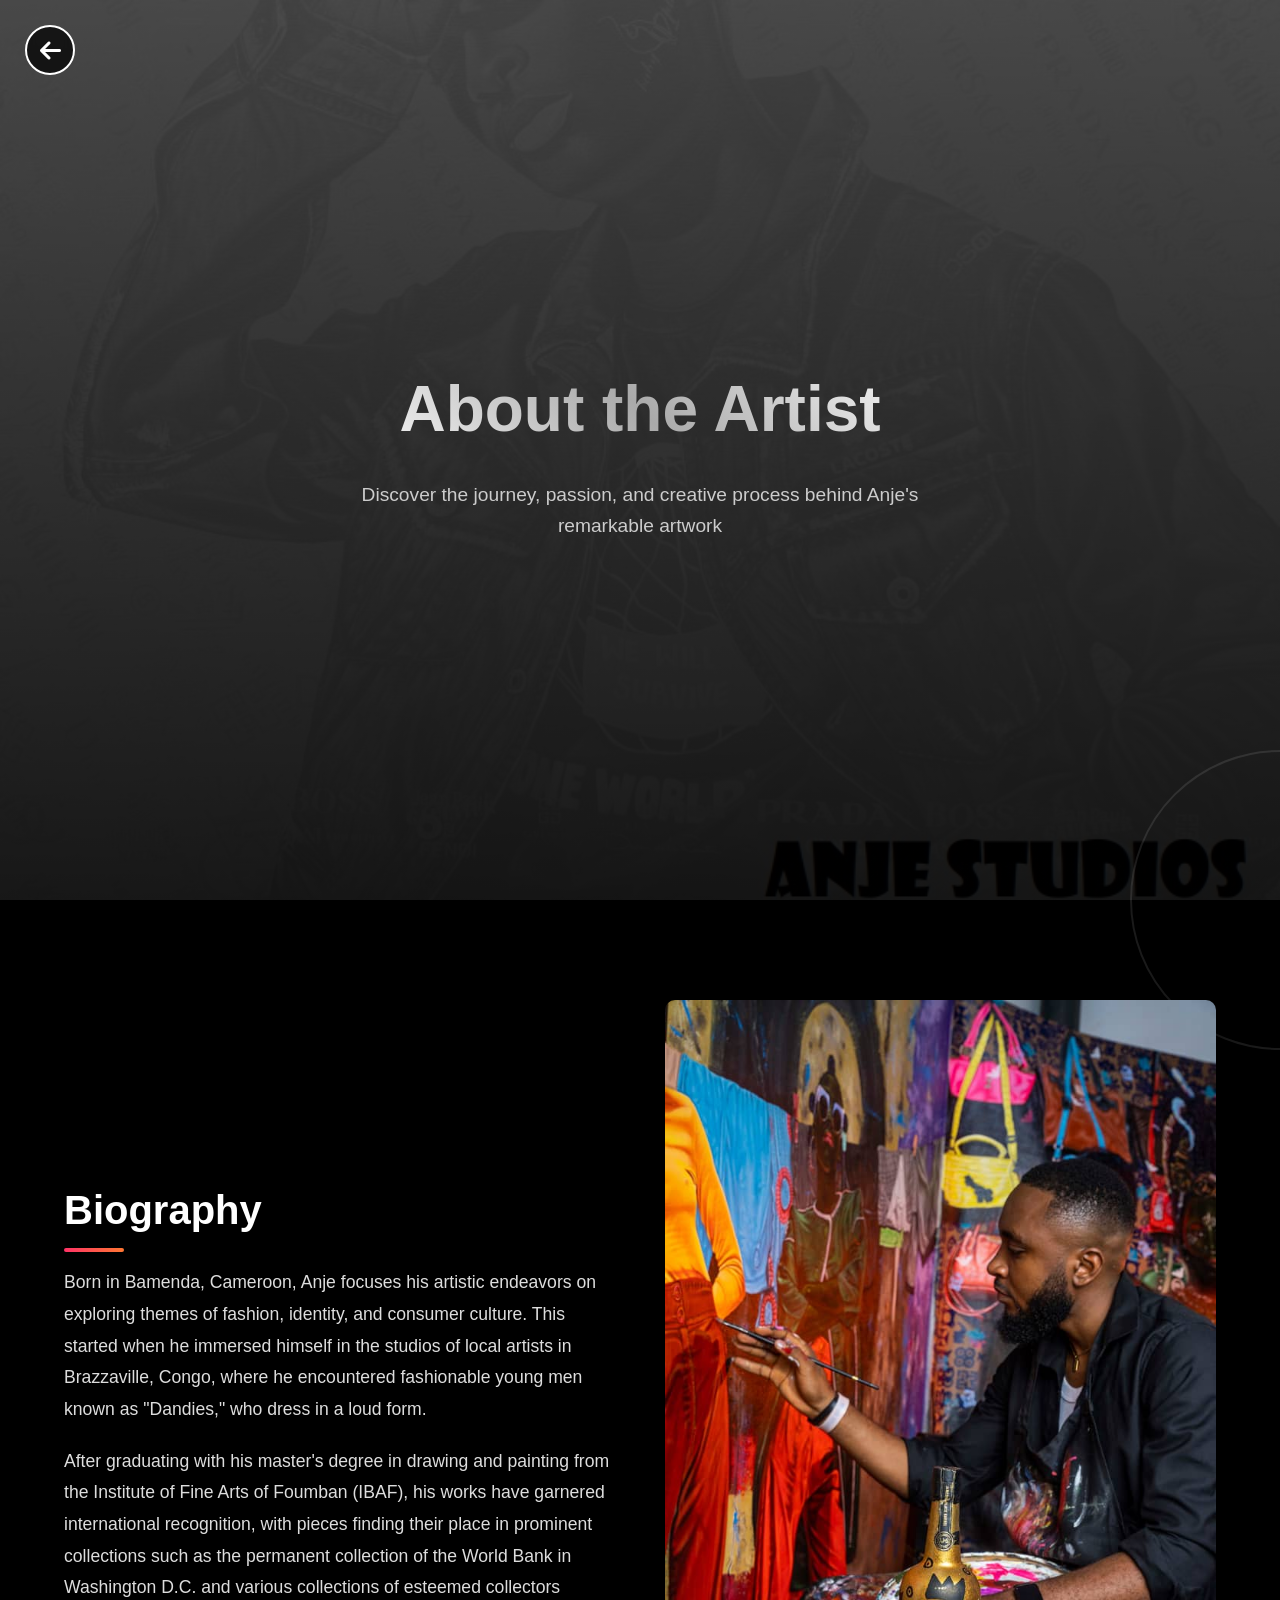
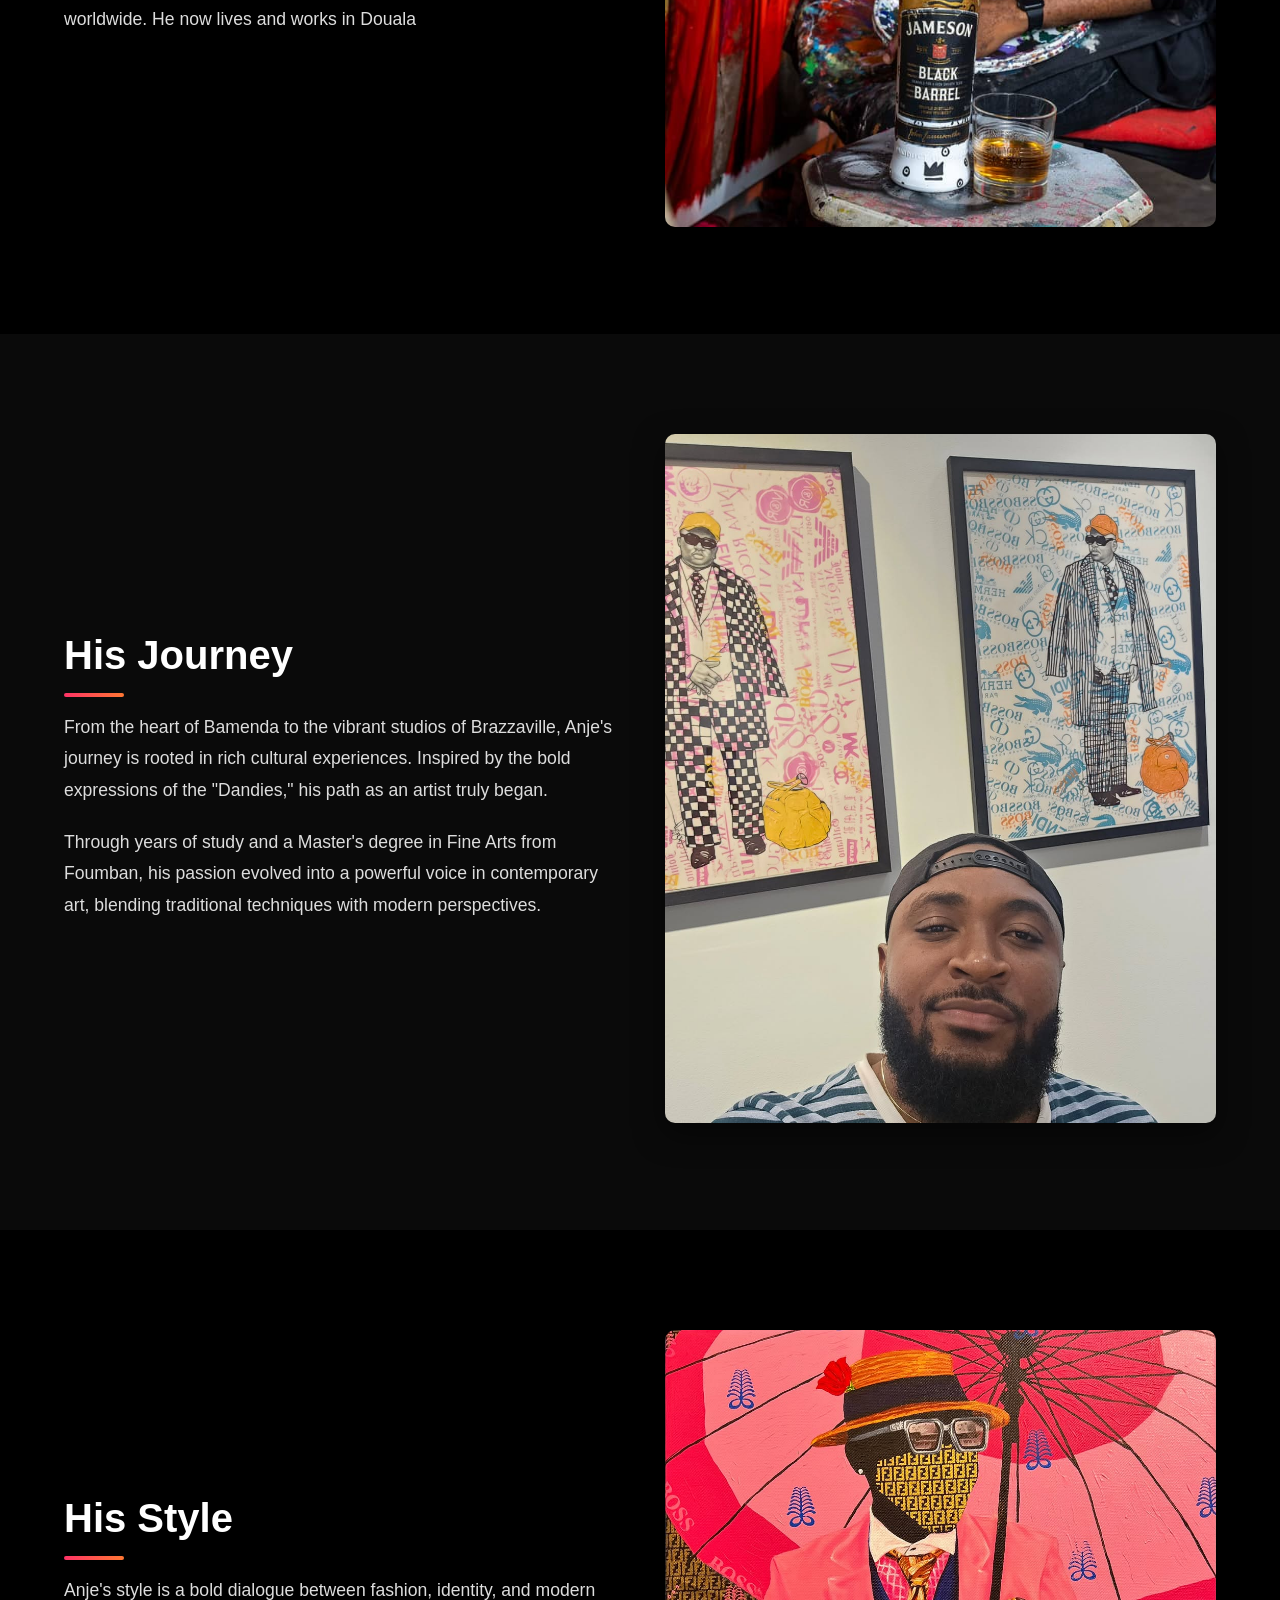
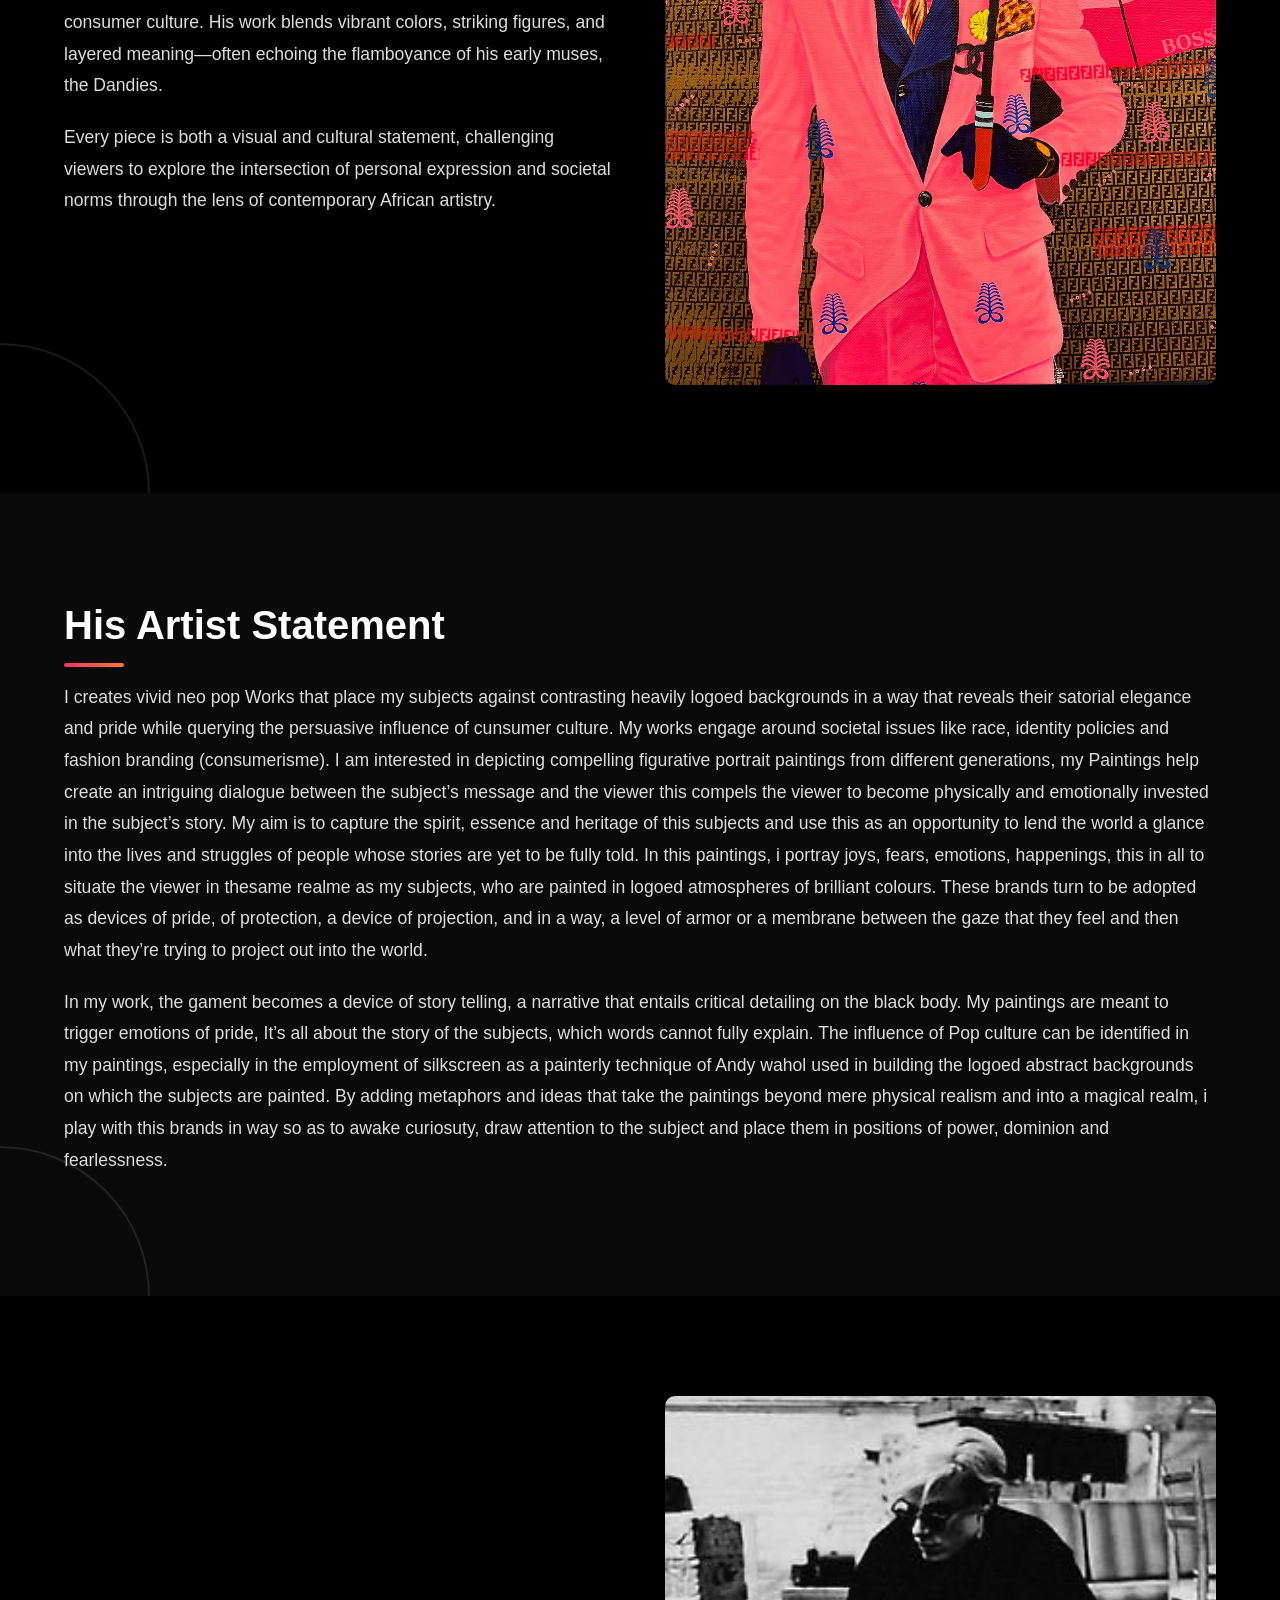
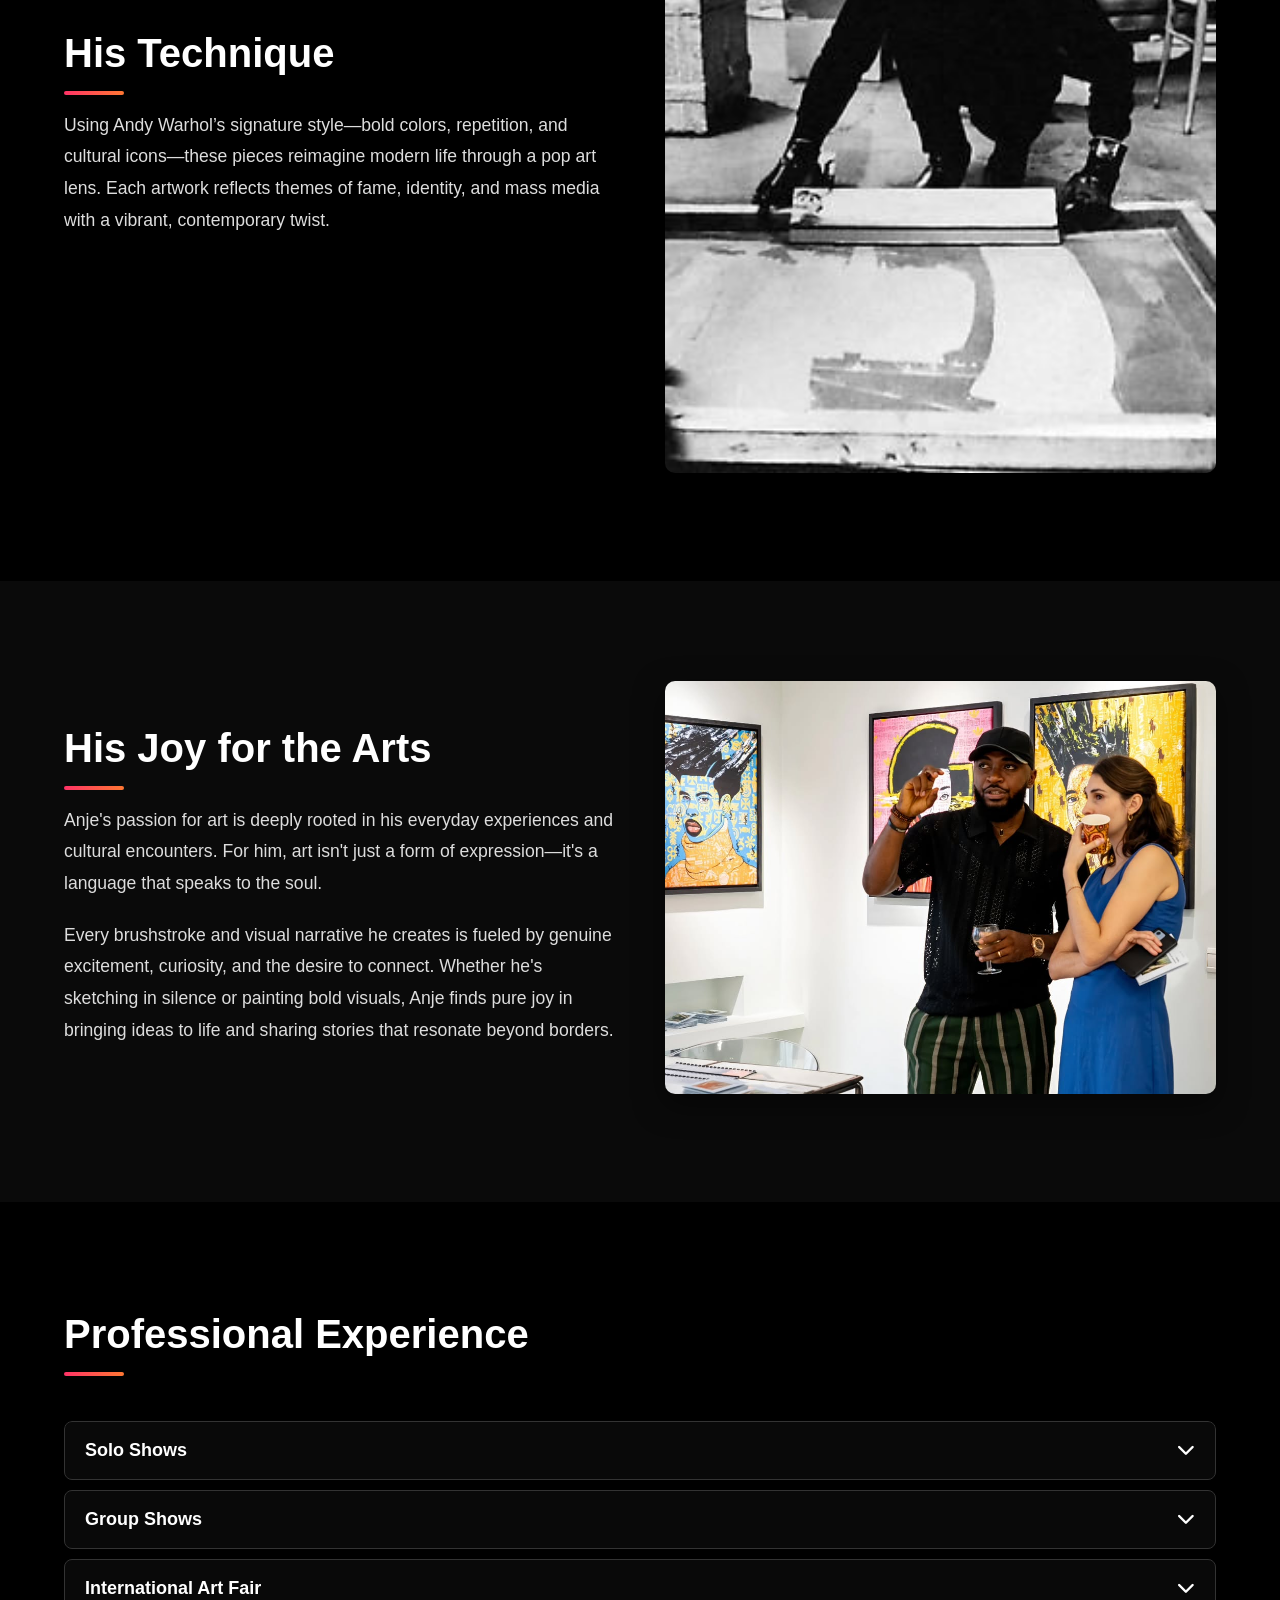
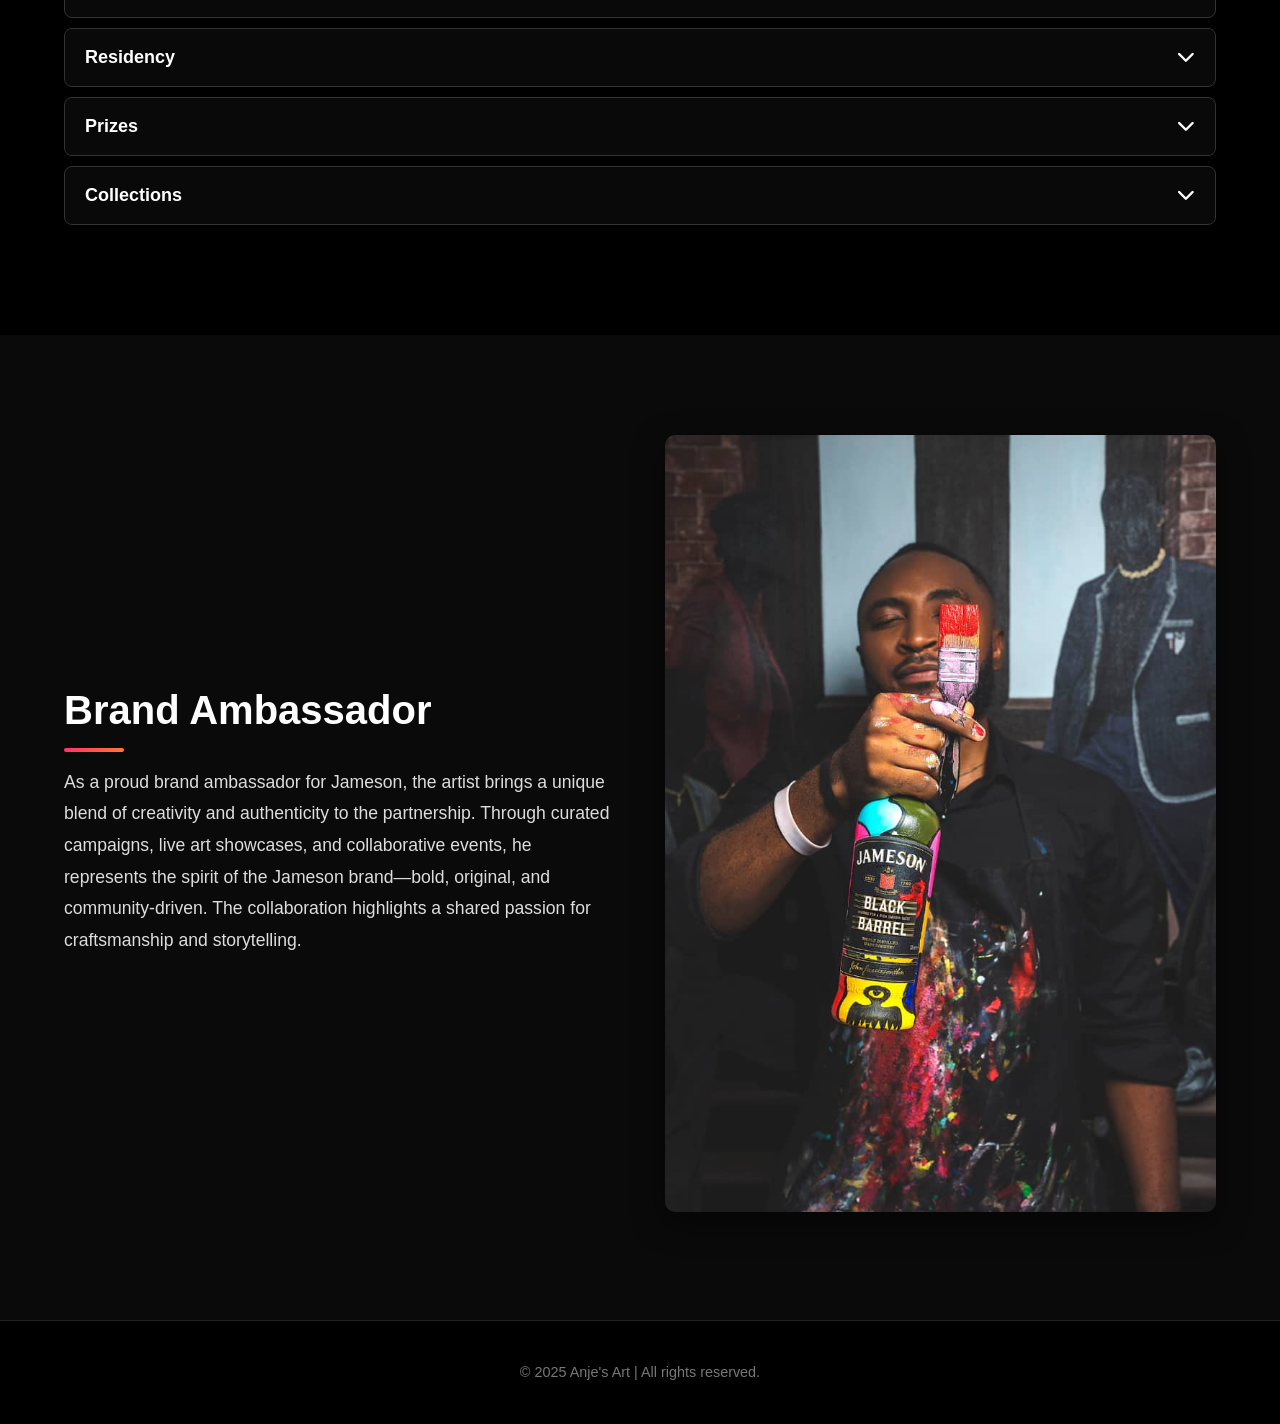
<file: about/about.html>
<!DOCTYPE html>
<html lang="en">

<head>
    <meta charset="UTF-8" />
    <meta name="viewport" content="width=device-width, initial-scale=1.0" />
    <title>About Anje's Art</title>
    <link rel="stylesheet" href="https://cdnjs.cloudflare.com/ajax/libs/font-awesome/6.4.0/css/all.min.css">
    <link rel="stylesheet" href="about.css">
</head>

<body>
    <!-- Navigation -->
    <div class="back-btn">
        <a href="..\index\index.html"><i class="fas fa-arrow-left"></i></a>
    </div>

    <!-- Hero Section -->
    <section class="hero-about">
        <div class="hero-content reveal">
            <h1>About the Artist</h1>
            <p>Discover the journey, passion, and creative process behind Anje's remarkable artwork</p>
        </div>
    </section>

    <!-- Biography Section -->
    <section id="bio" class="content-section section-dark">
        <div class="decorative-circle circle-1"></div>
        <div class="content-container">
            <div class="text-content reveal">
                <h2 class="section-title">Biography</h2>
                <p class="section-text">Born in Bamenda, Cameroon, Anje focuses his artistic endeavors on exploring
                    themes of fashion,
                    identity, and consumer culture. This started when he immersed himself in the studios of local
                    artists in Brazzaville, Congo, where he encountered fashionable young men known as "Dandies,"
                    who dress in a loud form.</p>
                <p class="section-text">After graduating with his master's degree in drawing and painting from
                    the Institute of Fine Arts of Foumban (IBAF), his works have garnered international recognition,
                    with pieces finding their place in prominent collections such as the permanent collection of the
                    World Bank in Washington D.C. and various collections of esteemed collectors worldwide. He now lives
                    and works in Douala</p>
            </div>
            <div class="image-content reveal">
                <img src="bio.jpg" alt="Biography Image">
            </div>
        </div>
    </section>

    <!-- Journey Section -->
    <section id="journey" class="content-section section-light">
        <div class="content-container alternate">
            <div class="text-content reveal">
                <h2 class="section-title">His Journey</h2>
                <p class="section-text">From the heart of Bamenda to the vibrant studios of Brazzaville, Anje's journey
                    is rooted in rich
                    cultural experiences. Inspired by the bold expressions of the "Dandies," his path as an artist
                    truly began.</p>
                <p class="section-text">Through years of study and a Master's degree in Fine Arts from Foumban, his
                    passion
                    evolved into a powerful voice in contemporary art, blending traditional techniques with modern
                    perspectives.</p>
            </div>
            <div class="image-content reveal">
                <img src="journey.jpg" alt="Art Journey">
            </div>
        </div>
    </section>

    <!-- Style Section -->
    <section id="style" class="content-section section-dark">
        <div class="decorative-circle circle-2"></div>
        <div class="content-container">
            <div class="text-content reveal">
                <h2 class="section-title">His Style</h2>
                <p class="section-text">Anje's style is a bold dialogue between fashion, identity, and modern consumer
                    culture. His work
                    blends vibrant colors, striking figures, and layered meaning—often echoing the flamboyance of
                    his early muses, the Dandies.</p>
                <p class="section-text">Every piece is both a visual and cultural statement, challenging viewers to
                    explore the intersection of personal expression and societal norms through the lens of contemporary
                    African artistry.</p>
            </div>
            <div class="image-content reveal">
                <img src="style.jpg" alt="Art Style">
            </div>
        </div>
    </section>

    <!-- statement Section -->
    <section id="statement" class="content-section section-light">
        <div class="decorative-circle circle-2"></div>
        <div class="content-container">
            <div class="text-content reveal">
                <h2 class="section-title">His Artist Statement</h2>
                <p class="section-text">I creates vivid neo pop Works that place my subjects against contrasting heavily
                    logoed backgrounds in
                    a way that reveals their satorial elegance and pride while querying the persuasive influence of
                    cunsumer culture. My works engage around societal issues like race, identity policies and fashion
                    branding (consumerisme).
                    I am interested in depicting compelling figurative portrait paintings from different generations, my
                    Paintings
                    help create an intriguing dialogue between the subject’s message and the viewer this compels the
                    viewer to
                    become physically and emotionally invested in the subject’s story. My aim is to capture the spirit,
                    essence and
                    heritage of this subjects and use this as an opportunity to lend the world a glance into the lives
                    and struggles
                    of people whose stories are yet to be fully told. In this paintings, i portray joys, fears,
                    emotions, happenings, this
                    in all to situate the viewer in thesame realme as my subjects, who are painted in logoed atmospheres
                    of brilliant colours. These brands turn to be adopted as devices of pride, of protection, a device
                    of projection, and
                    in a way, a level of armor or a membrane between the gaze that they feel and then what they’re
                    trying to
                    project out into the world.
                </p>
                <p class="section-text">In my work, the gament becomes a device of story telling, a narrative that
                    entails critical detailing on
                    the black body. My paintings are meant to trigger emotions of pride, It’s all about the story of the
                    subjects,
                    which words cannot fully explain. The influence of Pop culture can be identified in my paintings,
                    especially in
                    the employment of silkscreen as a painterly technique of Andy wahol used in building the logoed
                    abstract
                    backgrounds on which the subjects are painted. By adding metaphors and ideas that take the paintings
                    beyond mere physical realism and into a magical realm, i play with this brands in way so as to awake
                    curiosuty, draw attention to the subject and place them in positions of power, dominion and
                    fearlessness.
                </p>
            </div>
        </div>
    </section>

    <!-- Tools Section -->
    <section id="tools" class="content-section section-dark">
        <div class="content-container alternate">
            <div class="text-content reveal">
                <h2 class="section-title">His Technique</h2>
                <p class="section-text">Using Andy Warhol’s signature style—bold colors, repetition, and cultural
                    icons—these pieces reimagine modern life through a pop art lens. Each artwork reflects themes of
                    fame, identity, and mass media with a vibrant, contemporary twist.</p>
            </div>
            <div class="image-content reveal">
                <img src="tool.jpg" alt="Art Tools">
            </div>
        </div>
    </section>

    <!-- Joy Section -->
    <section id="enjoy" class="content-section section-light">
        <div class="content-container">
            <div class="text-content reveal">
                <h2 class="section-title">His Joy for the Arts</h2>
                <p class="section-text">Anje's passion for art is deeply rooted in his everyday experiences and cultural
                    encounters. For
                    him, art isn't just a form of expression—it's a language that speaks to the soul.</p>
                <p class="section-text">Every brushstroke and visual narrative he creates is fueled by genuine
                    excitement, curiosity, and the
                    desire to connect. Whether he's sketching in silence or painting bold visuals, Anje finds pure
                    joy in bringing ideas to life and sharing stories that resonate beyond borders.</p>
            </div>
            <div class="image-content reveal">
                <img src="joy.jpg" alt="Joy of arts">
            </div>
        </div>
    </section>

    <section id="enjoy" class="content-section section-dark">
        <div class="content-container">
            <div class="text-content reveal">
                <h2 class="section-title">Professional Experience</h2>

                <!-- Accordion Section -->
                <div class="accordion-container">
                    <div class="accordion-item reveal">
                        <button class="accordion-header">
                            <span>Solo Shows</span>
                            <i class="fas fa-chevron-down"></i>
                        </button>
                        <div class="accordion-content">
                            <ul>
                                <li>2025 A decade of Imprints, Hoop Galerie, Dakar, Senegal</li>
                                <li>2023 In the body of a woman, MAZEL Gallery, Bruxelles, Belgique</li>
                                <li>2021 Black is the Colour of Gold, Think Space Project, Los Angeles, USA</li>
                                <li>2021 Afro Seduction, OOA GALLERY, Barcelona, Spain</li>
                            </ul>
                        </div>
                    </div>

                    <div class="accordion-item reveal">
                        <button class="accordion-header">
                            <span>Group Shows</span>
                            <i class="fas fa-chevron-down"></i>
                        </button>
                        <div class="accordion-content">
                            <ul>
                                <li>2025 Family show, Hoop Galerie, Dakar, Senegal </li>
                                <li>2025 Family show, Hoop Galerie, Paris, France </li>
                                <li>2025 Tigritude, Hoop Galerie, Paris, France</li>
                                <li>2025 Afrovision, OOA Gallery, Sitges, Spain</li>
                                <li>2024 Tigritude, Hoop Galerie, Paris, France </li>
                                <li>2024 Afrovision, OOA Gallery, Sitges, Spain</li>
                                <li>2024 Show me who you are, AG18 Gallery, Vienna, Austria</li>
                                <li>2024 Mohammed VI polytechnic university, THE FACTORY, Rabat, Marocco</li>
                                <li>2024 Vogue, Strike the pose, Galerie 38, Casablanca, Marocco </li>
                                <li>2024 La résidence Abidjan, Ablakassa, Abidjan-Grand Bassam-Assine, Côte d’Ivoire
                                </li>
                                <li>2023 Figurative Art: More Alive than Ever!, OOA Gallery,Sitges, Spain </li>
                                <li>2023 An odyssey of Identity, Firetti Contemporary, Dubaï, UAE </li>
                                <li>2023 Picasso 50 years later (1979-2023), Mazel Gallery, Bruxelles, Belgium</li>
                                <li>2023 Africa Supernova, Kunsthal Kade Museum, Amersfoort, Netherlands </li>
                                <li>2023 Taste of Freedom, African Artist Foundation and AG18 Gallery, Vienna, Austria
                                </li>
                                <li>2023 Afro-Politans, OOA Gallery, Sitges, Spain </li>
                                <li>2022 Africa Rises in Fall, OOA Gallery, London, UK </li>
                                <li>2022 When we see us, Zeitz Mocaa Museum, Cape Town, South Africa</li>
                                <li>2021 Cyene Mko, Bandjoun Station, Bandjoun, Cameroon </li>
                                <li>2021 Real life is fragile, Think Space Project, Los Angeles, USA </li>
                                <li>2020 We paint humans, Afikaris Gallery, Paris, France</li>
                                <li>2020 Group Show, OOA Gallery, Sitges Barcelona, Spain</li>
                                <li>2020 A Mindset of Change, ChertLudde Gallery, Berlin,Germany </li>
                                <li>2019 Pieces Chosen At The C.E.P.E by Pascal Martin TAYOU, Doual’art, Douala,Cameroon
                                </li>
                                <li>2019 Group Show, OOA Gallery, Sitges Barcelona, Spain </li>
                                <li>2019 Deadly Affairs, Kunsthal Extra City, Antwerp, Netherlands</li>
                                <li>2018 Cameroon : A Contemporary Vision, Act VIII, World Bank, Yaoundé, Cameroon</li>
                                <li>2018 Carnaval, OOA Gallery, Sitges Barcelona, Spain </li>
                                <li>2018 Extravagance, OOA Gallery, Sitges Barcelona, Spain </li>
                                <li>2017 Dandies of Congo, OOA GALLERY, Sitges Barcelona, Spain</li>
                                <li>2017 Artists as a prelude to the south off Square of Bonapriso, Douala, Cameroon
                                </li>
                                <li>2017 Equilibre Fragile, SAANA Gallery, Utrecht, the Netherlands</li>
                                <li>2016 Artistic immigration - Stay Movement, French Institute, Brazzaville, Congo</li>
                            </ul>
                        </div>
                    </div>

                    <div class="accordion-item reveal">
                        <button class="accordion-header">
                            <span>International Art Fair</span>
                            <i class="fas fa-chevron-down"></i>
                        </button>
                        <div class="accordion-content">
                            <ul>
                                <li>2025 KunstRai SAANA Gallery, Amsterdam, the Netherlands</li>
                                <li>2025 VIENNA Contemporary, AG18 Gallery, Vienna, Austria</li>
                                <li>2024 1:54 London Contemporary African Art Fair, Piece Unique, London, UK</li>
                                <li>2024 Parallel Art Fair, AG 18 Gallery, Vienna, Austria</li>
                                <li>2022 ART TAPEI Art Fair, Gallery OVO, Taipei, Taiwan </li>
                                <li>2022 Scope Art Show, Miami Beach, OOA Gallery, Miami, USA</li>
                                <li>2022 Douala Art Fair, Douala, Cameroon </li>
                                <li>2021 1:54 New York Contemporary African Art Fair, OOA Gallery, New-York, USA</li>
                                <li>2021 1:54 London Contemporary African Art Fair, OOA Africa, London, UK </li>
                                <li>2020 ART X LAGOS, OOA Africa, Lagos, Nigeria </li>
                                <li>2020 1:54 New York Contemporary African Art Fair, OOA Africa, New-York, USA</li>
                                <li>2019 ART X LAGOS, OOA Africa, Lagos, Nigeria </li>
                                <li>2019 AKAA Art Fair, DIDIER CLAES Gallery, Paris, France</li>
                                <li>2019 Douala Art Fair, Douala, Cameroon </li>
                                <li>2019 Beirut Art fair, Afikaris Gallery, Beirut, Lebanon </li>
                                <li>2018 Doual'art, Next Generation,Douala, Cameroon</li>
                                <li>2018 Biennale Dak’art, OFF, the Atelier Sahm, Dakar, Senegal </li>
                                <li>2018 Douala Art Fair, Douala, Cameroon</li>
                            </ul>
                        </div>
                    </div>

                    <div class="accordion-item reveal">
                        <button class="accordion-header">
                            <span>Residency</span>
                            <i class="fas fa-chevron-down"></i>
                        </button>
                        <div class="accordion-content">
                            <ul>
                                <li>2024 Ibadan, Piece Unique residency program in prelude of 1:54 London</li>
                                <li>2024 Casablanca, Morocco on behalf of the BMCI Foundation Art Program </li>
                                <li>2022 Brand Ambassador JAMESON, Cameroon</li>
                                <li>2021 Bandjoun Station and the French institute of Cameroon, “Artist in Residence”
                                </li>
                                <li>2019 SAVVY CONTEMPORARY, Berlin "The Long Term You Cannot”, virtual residency</li>
                                <li>2016 Atelier SAHM, Brazzaville Congo </li>
                            </ul>
                        </div>
                    </div>

                    <div class="accordion-item reveal">
                        <button class="accordion-header">
                            <span>Prizes</span>
                            <i class="fas fa-chevron-down"></i>
                        </button>
                        <div class="accordion-content">
                            <ul>
                                <li>2017 1st prize "Pascal Martin Tayou", Jeunes Espoirs</li>
                                <li>2017, Doual'art, Douala, Cameroon </li>
                                <li>2016 First prize - painting, Les Ateliers Sahm, Brazzaville, Congo </li>
                            </ul>
                        </div>
                    </div>

                    <div class="accordion-item reveal">
                        <button class="accordion-header">
                            <span>Collections</span>
                            <i class="fas fa-chevron-down"></i>
                        </button>
                        <div class="accordion-content">
                            <ul>
                                <li>Private collection - Italian Art Critic</li>
                                <li>Private collection - Cotco Finance Director, Douala, Cameroon</li>
                                <li>Permanent Collection World Bank - Washington, USA </li>
                                <li>Private collection - Francisco Hernandez - Murcia Street Art Project - Murcia, Spain
                                </li>
                                <li>Hervé Broncard Collection - Paris, France </li>
                                <li>CCH Pounder Collection , Dusable Museum, Chicago, USA</li>
                                <li>Gandur Foundation, Switzerland </li>
                                <li>Schulting Art Collection</li>
                                <li>Permanent Collection, Eco Bank, Cameroon </li>
                                <li>Private Collection, USA</li>
                            </ul>
                        </div>
                    </div>

                </div>
                <!-- End Accordion Section -->
            </div>
        </div>
    </section>


    <!-- Partnership Section -->
    <section id="enjoy" class="content-section section-light">
        <div class="content-container">
            <div class="text-content reveal">
                <h2 class="section-title">Brand Ambassador</h2>
                <p class="section-text">As a proud brand ambassador for Jameson, the artist brings a unique
                    blend of creativity and authenticity to the partnership. Through curated campaigns, live art
                    showcases, and collaborative events, he represents the spirit of the Jameson brand—bold, original,
                    and community-driven. The collaboration highlights a shared passion for craftsmanship and
                    storytelling.
                </p>
            </div>
            <div class="image-content reveal">
                <img src="ambassador.jpg" alt="Joy of arts">
            </div>
        </div>
    </section>

    <footer>
        © 2025 Anje's Art | All rights reserved.
    </footer>

    <script>
        // Reveal on scroll functionality
        function revealElements() {
            const elements = document.querySelectorAll('.reveal');

            elements.forEach(element => {
                const windowHeight = window.innerHeight;
                const elementTop = element.getBoundingClientRect().top;
                const elementVisible = 150;

                if (elementTop < windowHeight - elementVisible) {
                    element.classList.add('active');
                }
            });
        }

        // Initialize scroll effect
        window.addEventListener('scroll', revealElements);
        window.addEventListener('load', revealElements);

        // Parallax effect for hero section
        window.addEventListener('scroll', function () {
            const scrolled = window.pageYOffset;
            const parallax = document.querySelector('.hero-about');
            if (parallax) {
                parallax.style.backgroundPositionY = -(scrolled * 0.5) + 'px';
            }
        });

        // Accordion functionality
        document.addEventListener('DOMContentLoaded', function () {
            const accordionHeaders = document.querySelectorAll('.accordion-header');

            accordionHeaders.forEach(header => {
                header.addEventListener('click', function () {
                    this.classList.toggle('active');
                    const content = this.nextElementSibling;
                    content.classList.toggle('active');
                });
            });
        });
    </script>
</body>

</html>
</file>
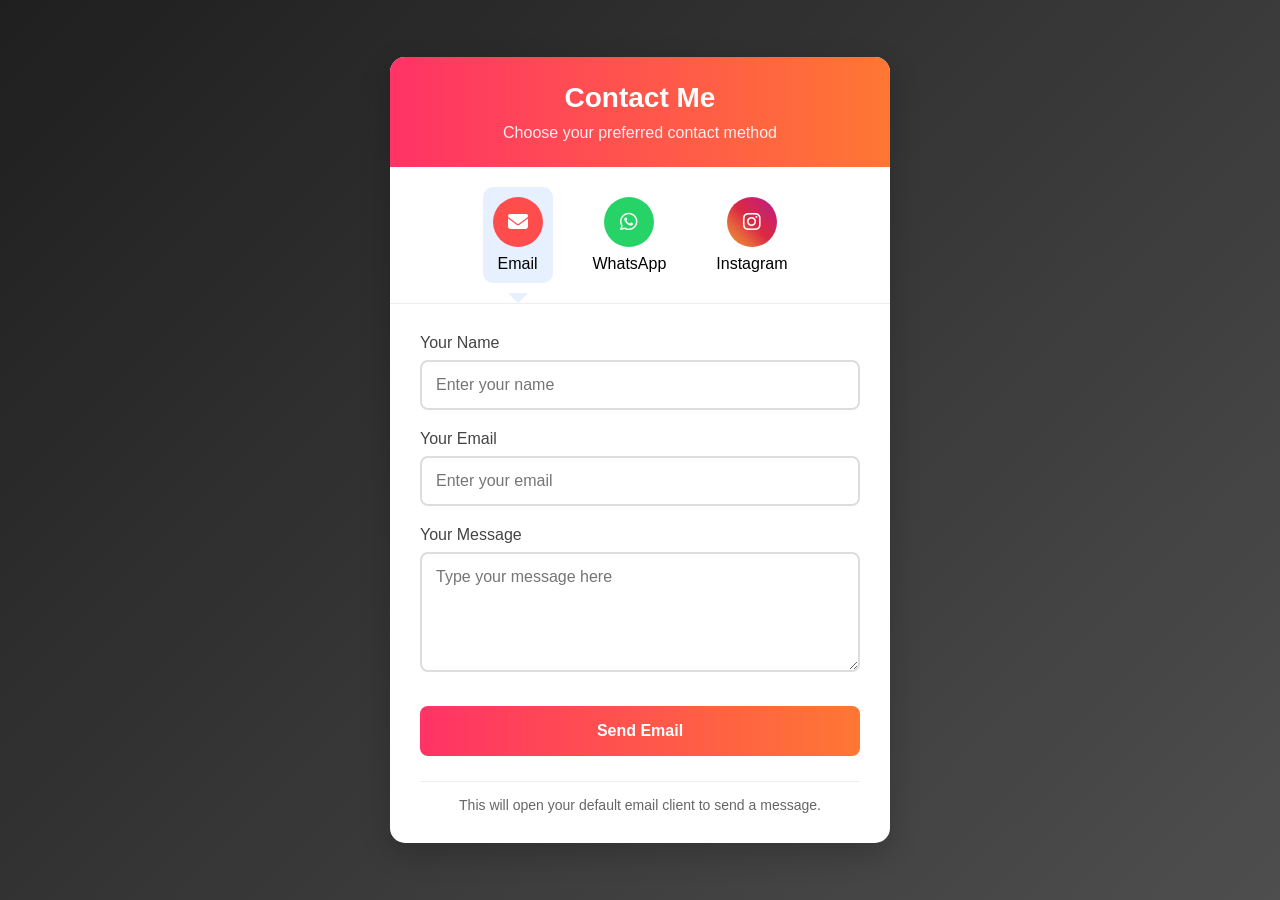
<file: contact/contact.html>
<!DOCTYPE html>
<html lang="en">
<head>
    <meta charset="UTF-8">
    <meta name="viewport" content="width=device-width, initial-scale=1.0">
    <title>Contact Me</title>
    <link rel="stylesheet" href="https://cdnjs.cloudflare.com/ajax/libs/font-awesome/6.4.0/css/all.min.css">
    <link rel="stylesheet" href="contact.css">
</head>
<body>
    <div class="container">
        <div class="header">
            <h1>Contact Me</h1>
            <p>Choose your preferred contact method</p>
        </div>
        
        <div class="contact-options">
            <div class="option email active" data-target="email-form">
                <div class="icon">
                    <i class="fas fa-envelope"></i>
                </div>
                <span>Email</span>
            </div>
            
            <div class="option whatsapp" data-target="whatsapp-form">
                <div class="icon">
                    <i class="fab fa-whatsapp"></i>
                </div>
                <span>WhatsApp</span>
            </div>
            
            <div class="option instagram" data-target="instagram-form">
                <div class="icon">
                    <i class="fab fa-instagram"></i>
                </div>
                <span>Instagram</span>
            </div>
        </div>
        
        <div class="form-container">
            <!-- Email Form -->
            <form class="form-section active" id="email-form" action="sendmail.php" method="POST" >
                <div class="form-group">
                    <label for="name">Your Name</label>
                    <input type="text" name="name" placeholder="Enter your name">
                </div>
                
                <div class="form-group">
                    <label for="email">Your Email</label>
                    <input type="email" name="email" placeholder="Enter your email">
                </div>
                
                <div class="form-group">
                    <label for="message">Your Message</label>
                    <textarea name="message" placeholder="Type your message here"></textarea>
                </div>
                
                <button type="submit" >Send Email</button>
                
                <div class="instructions">
                    This will open your default email client to send a message.
                </div>
            </form>
            
            <!-- WhatsApp Form -->
            <div class="form-section" id="whatsapp-form">
                <div class="form-group">
                    <label for="whatsapp-name">Your Name</label>
                    <input type="text" id="whatsapp-name" placeholder="Enter your name">
                </div>
                
                <div class="form-group">
                    <label for="whatsapp-message">Your Message</label>
                    <textarea id="whatsapp-message" placeholder="Type your message here"></textarea>
                </div>
                
                <button type="button" id="send-whatsapp">Send WhatsApp Message</button>
                
                <div class="instructions">
                    This will open WhatsApp with your message ready to send.
                </div>
            </div>
            
            <!-- Instagram Form -->
            <div class="form-section" id="instagram-form">
                <button type="button" id="send-instagram">Chat On Instagram</button>
                
                <div class="instructions">
                    This will direct you to Instagram with your message details.
                </div>
            </div>
        </div>
    </div>

    <script>
        // Switch between contact methods
        document.querySelectorAll('.option').forEach(option => {
            option.addEventListener('click', function() {
                // Remove active class from all options
                document.querySelectorAll('.option').forEach(opt => {
                    opt.classList.remove('active');
                });
                
                // Add active class to clicked option
                this.classList.add('active');
                
                // Hide all form sections
                document.querySelectorAll('.form-section').forEach(section => {
                    section.classList.remove('active');
                });
                
                // Show the targeted form section
                const target = this.getAttribute('data-target');
                document.getElementById(target).classList.add('active');
            });
        });
 
        // WhatsApp functionality
        document.getElementById('send-whatsapp').addEventListener('click', function() {
            const name = document.getElementById('whatsapp-name').value;
            const phone = 237674252765;
            const message = document.getElementById('whatsapp-message').value;
            
            if (name && phone && message) {
                const text = encodeURIComponent(`Hello, my name is ${name}. \n ${message}`);
                window.open(`https://wa.me/${phone}?text=${text}`, '_blank');
            } else {
                alert('Please fill in all fields to send a WhatsApp message.');
            }
        });
        
        // Instagram functionality
        document.getElementById('send-instagram').addEventListener('click', function() {
           window.open(`https://www.instagram.com/borisanje`, '_blank');
        });
    </script>
</body>
</html>
</file>
<file: about/about.css>
* {
  margin: 0;
  padding: 0;
  box-sizing: border-box;
  scroll-behavior: smooth;
}

body {
  font-family: "Poppins", sans-serif;
  background-color: #000;
  color: #fff;
  line-height: 1.6;
  overflow-x: hidden;
}

/* Navigation */
.back-btn {
  position: fixed;
  top: 25px;
  left: 25px;
  z-index: 1000;
  background: rgba(0, 0, 0, 0.7);
  border: 2px solid #fff;
  border-radius: 50%;
  width: 50px;
  height: 50px;
  display: flex;
  align-items: center;
  justify-content: center;
  transition: all 0.3s ease;
  backdrop-filter: blur(5px);
}

.back-btn:hover {
  background: #fff;
}

.back-btn a {
  color: #fff;
  text-decoration: none;
  font-size: 24px;
  display: flex;
  align-items: center;
  justify-content: center;
  width: 100%;
  height: 100%;
  transition: all 0.3s ease;
}

.back-btn:hover a {
  color: #000;
}

/* Hero Section */
.hero-about {
  height: 100vh;
  display: flex;
  align-items: center;
  justify-content: center;
  position: relative;
  background: linear-gradient(rgba(0, 0, 0, 0.7), rgba(0, 0, 0, 0.9)),
    url("about1.jpg") bottom /cover no-repeat fixed;
  text-align: center;
  padding: 0 20px;
}

.hero-content {
  max-width: 800px;
  z-index: 2;
}

.hero-content h1 {
  font-size: 4rem;
  margin-bottom: 20px;
  background: linear-gradient(45deg, #fff, #aaa, #fff);
  -webkit-background-clip: text;
  background-clip: text;
  color: transparent;
  animation: glow 3s infinite alternate;
}

@keyframes glow {
  0% {
    text-shadow: 0 0 10px rgba(255, 255, 255, 0.5);
  }
  100% {
    text-shadow: 0 0 20px rgba(255, 255, 255, 0.8),
      0 0 30px rgba(255, 255, 255, 0.6);
  }
}

.hero-content p {
  font-size: 1.2rem;
  color: #ccc;
  max-width: 600px;
  margin: 0 auto;
}

/* Content Sections */
.content-section {
  padding: 100px 5%;
  position: relative;
}

.section-dark {
  background: #000;
}

.section-light {
  background: #0a0a0a;
}

.content-container {
  max-width: 1200px;
  margin: 0 auto;
  display: flex;
  align-items: center;
  justify-content: space-between;
  gap: 50px;
}

.text-content {
  flex: 1;
}

.image-content {
  flex: 1;
  position: relative;
}

.image-content img {
  width: 100%;
  border-radius: 10px;
  box-shadow: 0 10px 30px rgba(0, 0, 0, 0.5);
  transition: transform 0.5s ease, box-shadow 0.5s ease;
}

.image-content:hover img {
  transform: translateY(-10px);
  box-shadow: 0 15px 40px rgba(255, 255, 255, 0.1);
}

.section-title {
  font-size: 2.5rem;
  margin-bottom: 25px;
  position: relative;
  display: inline-block;
}

.section-title::after {
  content: "";
  position: absolute;
  bottom: -10px;
  left: 0;
  width: 60px;
  height: 4px;
  background: linear-gradient(90deg, #ff3366, #ff7733);
  border-radius: 2px;
}

.section-text {
  font-size: 1.1rem;
  color: #ddd;
  line-height: 1.8;
  margin-bottom: 20px;
}

/* Alternate layout for sections */
.alternate .content-container {
  flex-direction: row-reverse;
}

/* Decorative elements */
.decorative-circle {
  position: absolute;
  width: 300px;
  height: 300px;
  border: 2px solid rgba(255, 255, 255, 0.1);
  border-radius: 50%;
  z-index: 0;
}

.circle-1 {
  top: -150px;
  right: -150px;
   overflow: hidden;
}

.circle-2 {
  bottom: -150px;
  left: -150px;
}

/* Footer */
footer {
  text-align: center;
  padding: 40px 20px;
  background: #000;
  color: #777;
  font-size: 0.9rem;
  border-top: 1px solid #222;
}

/* Reveal animation */
.reveal {
  opacity: 0;
  transform: translateY(50px);
  transition: all 1s ease;
}

.reveal.active {
  opacity: 1;
  transform: translateY(0);
}

/* Accordion Styles */
    .accordion-container {
        margin-top: 30px;
        border-radius: 8px;
        overflow: hidden;
    }

    .accordion-item {
        margin-bottom: 10px;
        border: 1px solid #333;
        border-radius: 8px;
        overflow: hidden;
        background: rgba(255, 255, 255, 0.05);
    }

    .accordion-header {
        width: 100%;
        padding: 18px 20px;
        text-align: left;
        background: rgba(0, 0, 0, 0.3);
        border: none;
        color: #fff;
        font-size: 18px;
        font-weight: 600;
        cursor: pointer;
        display: flex;
        justify-content: space-between;
        align-items: center;
        transition: all 0.3s ease;
    }

    .accordion-header:hover {
        background: rgba(255, 255, 255, 0.1);
    }

    .accordion-header i {
        transition: transform 0.3s ease;
    }

    .accordion-header.active i {
        transform: rotate(180deg);
    }

    .accordion-content {
        max-height: 0;
        overflow: hidden;
        transition: max-height 0.3s ease;
        background: rgba(0, 0, 0, 0.2);
    }

    .accordion-content.active {
        max-height: 300px;
    }

    .accordion-content ul {
        padding: 20px;
        margin: 0;
        color: #ddd;
        line-height: 1.6;
    }
 /* Responsive Design for Accordion */
    @media (max-width: 768px) {
        .accordion-header {
            padding: 15px;
            font-size: 16px;
        }
        
        .accordion-content p {
            padding: 15px;
        }
    }

/* Responsive Design */
@media (max-width: 1024px) {
  .hero-content h1 {
    font-size: 3.5rem;
  }

  .content-container {
    gap: 40px;
  }

  .section-title {
    font-size: 2.2rem;
  }
}

@media (max-width: 900px) {
  .content-container {
    flex-direction: column;
    text-align: center;
  }

  .alternate .content-container {
    flex-direction: column;
  }

  .section-title::after {
    left: 50%;
    transform: translateX(-50%);
  }

  .text-content,
  .image-content {
    width: 100%;
  }

  .image-content {
    max-width: 500px;
    margin: 0 auto;
  }
}

@media (max-width: 768px) {
  .hero-content h1 {
    font-size: 2.8rem;
  }

  .hero-content p {
    font-size: 1.1rem;
  }

  .content-section {
    padding: 80px 5%;
  }

  .section-title {
    font-size: 2rem;
  }

  .back-btn {
    top: 15px;
    left: 15px;
    width: 45px;
    height: 45px;
  }
  .circle-1{
    display: none;
  }
}

@media (max-width: 480px) {
  .hero-content h1 {
    font-size: 2.2rem;
  }

  .hero-content p {
    font-size: 1rem;
  }

  .content-section {
    padding: 60px 5%;
  }

  .section-title {
    font-size: 1.8rem;
  }

  .section-text {
    font-size: 1rem;
  }

  .back-btn {
    top: 10px;
    left: 10px;
    width: 40px;
    height: 40px;
  }

  .back-btn a {
    font-size: 20px;
  }
}

/* Animation for decorative elements */
@keyframes float {
  0%,
  100% {
    transform: translateY(0);
  }
  50% {
    transform: translateY(-20px);
  }
}

.decorative-circle {
  animation: float 15s ease-in-out infinite;
}

.circle-2 {
  animation-delay: 5s;
}
</file>
<file: contact/contact.css>
* {
  margin: 0;
  padding: 0;
  box-sizing: border-box;
  font-family: "Segoe UI", Tahoma, Geneva, Verdana, sans-serif;
}

body {
  background: linear-gradient(135deg, #1f1f1f 0%, #4e4e4e 100%);
  min-height: 100vh;
  display: flex;
  justify-content: center;
  align-items: center;
  padding: 20px;
}

.container {
  background-color: white;
  border-radius: 15px;
  box-shadow: 0 10px 30px rgba(0, 0, 0, 0.2);
  width: 100%;
  max-width: 500px;
  overflow: hidden;
}

.header {
  background: linear-gradient(90deg, #ff3366, #ff7733);
  color: white;
  text-align: center;
  padding: 25px 20px;
}

.header h1 {
  font-weight: 600;
  font-size: 28px;
  margin-bottom: 10px;
}

.header p {
  opacity: 0.9;
}

.contact-options {
  display: flex;
  justify-content: center;
  padding: 20px;
  border-bottom: 1px solid #eee;
}

.option {
  display: flex;
  flex-direction: column;
  align-items: center;
  margin: 0 15px;
  cursor: pointer;
  padding: 10px;
  border-radius: 10px;
  transition: all 0.3s;
}

.option:hover {
  background-color: #f5f5f5;
}

.option.active {
  background-color: #e6f0ff;
  position: relative;
}

.option.active::after {
  content: "";
  position: absolute;
  bottom: -20px;
  width: 0;
  height: 0;
  border-left: 10px solid transparent;
  border-right: 10px solid transparent;
  border-top: 10px solid #e6f0ff;
}

.icon {
  width: 50px;
  height: 50px;
  border-radius: 50%;
  display: flex;
  justify-content: center;
  align-items: center;
  font-size: 20px;
  margin-bottom: 8px;
}

.email .icon {
  background-color: #ff4d4d;
  color: white;
}

.whatsapp .icon {
  background-color: #25d366;
  color: white;
}

.instagram .icon {
  background: linear-gradient(
    45deg,
    #f09433,
    #e6683c,
    #dc2743,
    #cc2366,
    #bc1888
  );
  color: white;
}

.form-container {
  padding: 30px;
}

.form-group {
  margin-bottom: 20px;
}

label {
  display: block;
  margin-bottom: 8px;
  font-weight: 500;
  color: #444;
}

input,
textarea {
  width: 100%;
  padding: 14px;
  border: 2px solid #ddd;
  border-radius: 8px;
  font-size: 16px;
  transition: border-color 0.3s;
}

input:focus,
textarea:focus {
  border-color: #4a86e8;
  outline: none;
  box-shadow: 0 0 0 2px rgba(74, 134, 232, 0.2);
}

textarea {
  min-height: 120px;
  resize: vertical;
}

button {
  background: linear-gradient(90deg, #ff3366, #ff7733);
  color: white;
  border: none;
  padding: 16px 20px;
  border-radius: 8px;
  cursor: pointer;
  width: 100%;
  font-size: 16px;
  font-weight: 600;
  transition: all 0.3s;
  margin-top: 10px;
}

button:hover {
  transform: translateY(-2px);
  box-shadow: 0 5px 15px rgba(38, 117, 252, 0.4);
}

button:active {
  transform: translateY(0);
}

.form-section {
  display: none;
  animation: fadeIn 0.5s;
}

.form-section.active {
  display: block;
}

@keyframes fadeIn {
  from {
    opacity: 0;
  }
  to {
    opacity: 1;
  }
}

.instructions {
  text-align: center;
  color: #666;
  font-size: 14px;
  margin-top: 25px;
  padding-top: 15px;
  border-top: 1px solid #eee;
}

@media (max-width: 600px) {
  .contact-options {
    flex-direction: column;
    align-items: center;
  }

  .option {
    margin: 10px 0;
    width: 100%;
    max-width: 200px;
  }

  .option.active::after {
    display: none;
  }
}
</file>
